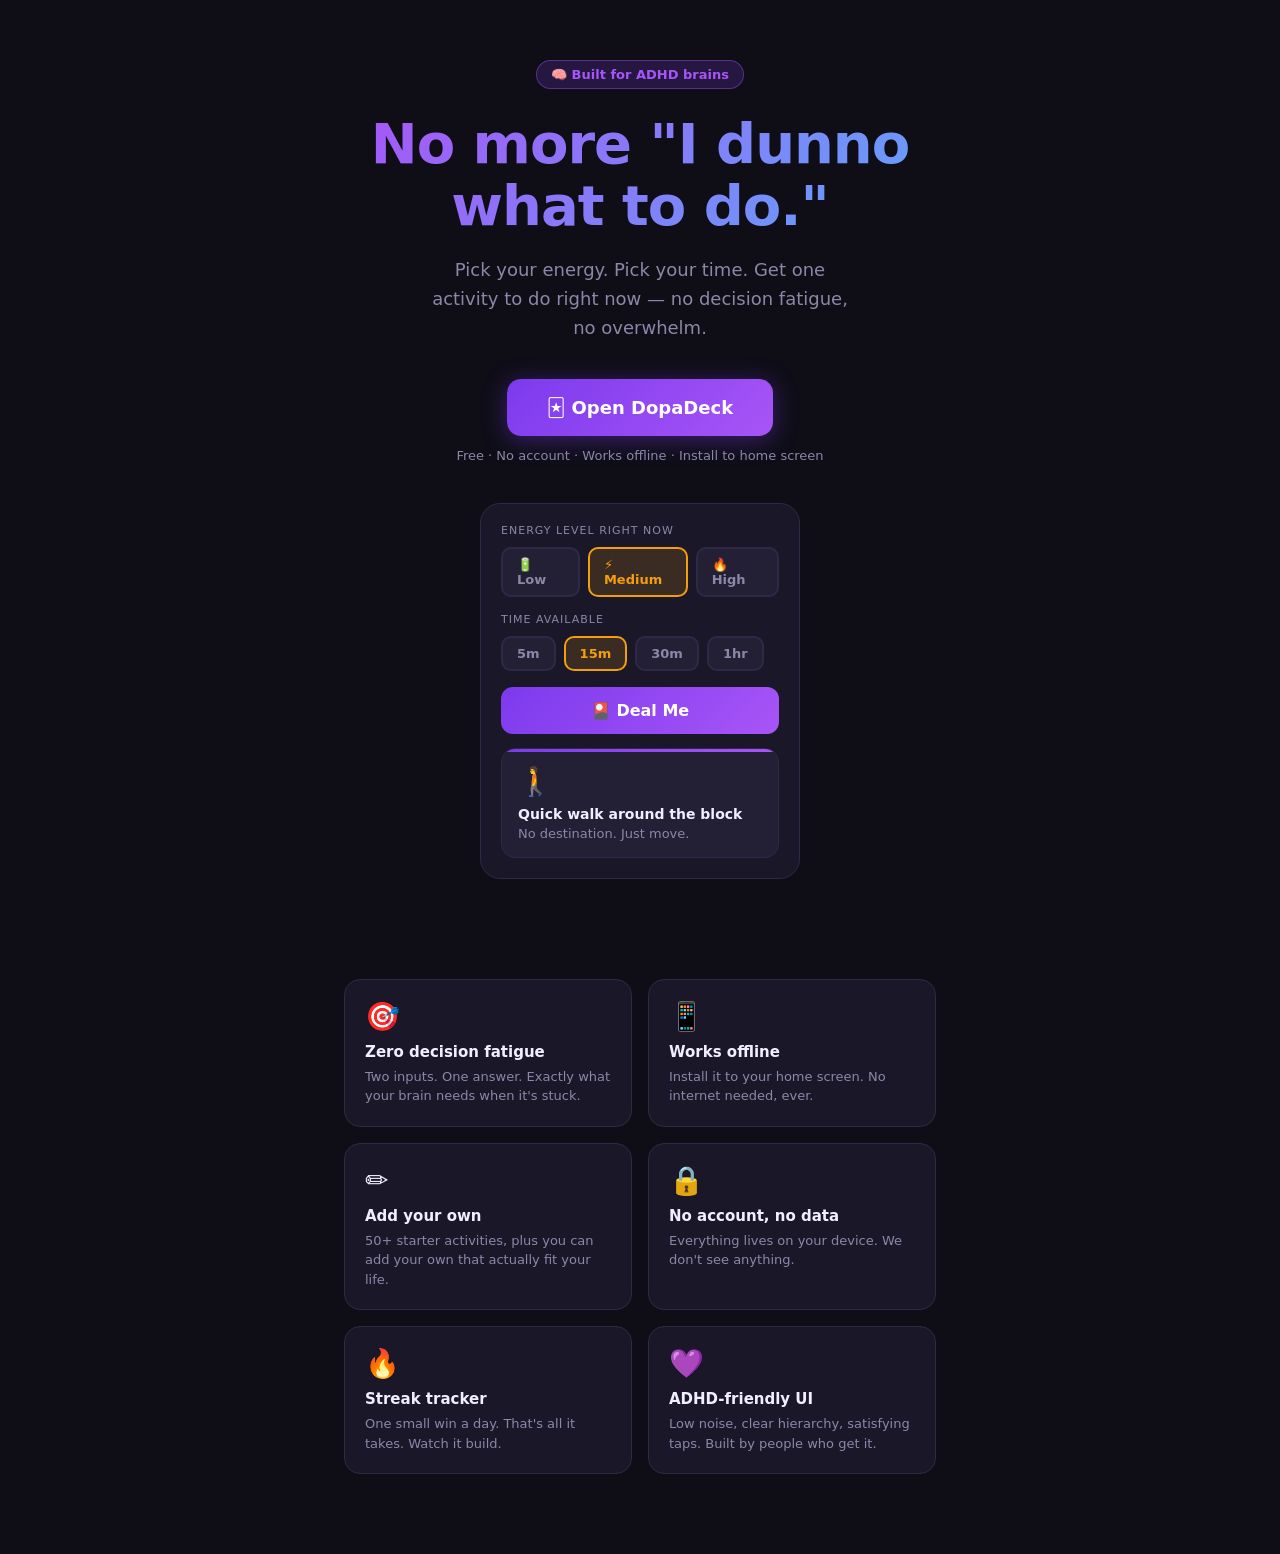
<file: landing.html>
<!DOCTYPE html>
<html lang="en">
<head>
  <meta charset="UTF-8">
  <meta name="viewport" content="width=device-width, initial-scale=1.0">
  <meta name="theme-color" content="#7c3aed">
  <title>DopaDeck — Your ADHD Activity Menu</title>
  <meta name="description" content="No more staring at the ceiling. Pick your energy, pick your time, get one thing to do. Free, offline, no account.">
  <style>
    * { box-sizing: border-box; margin: 0; padding: 0; }
    body {
      font-family: -apple-system, BlinkMacSystemFont, "Segoe UI", system-ui, sans-serif;
      background: #0f0e17;
      color: #f0eeff;
      min-height: 100vh;
      -webkit-font-smoothing: antialiased;
    }
    .hero {
      max-width: 640px;
      margin: 0 auto;
      padding: 60px 24px 40px;
      text-align: center;
    }
    .badge {
      display: inline-block;
      background: rgba(124,58,237,.2);
      border: 1px solid rgba(168,85,247,.4);
      color: #a855f7;
      border-radius: 20px;
      padding: 6px 14px;
      font-size: 13px;
      font-weight: 600;
      margin-bottom: 24px;
    }
    h1 {
      font-size: clamp(36px, 8vw, 56px);
      font-weight: 900;
      line-height: 1.1;
      letter-spacing: -1px;
      background: linear-gradient(135deg, #a855f7, #60a5fa);
      -webkit-background-clip: text;
      -webkit-text-fill-color: transparent;
      background-clip: text;
      margin-bottom: 20px;
    }
    .subtitle {
      font-size: 18px;
      color: #8b87a8;
      line-height: 1.6;
      max-width: 440px;
      margin: 0 auto 36px;
    }
    .cta {
      display: inline-block;
      background: linear-gradient(135deg, #7c3aed, #a855f7);
      color: white;
      font-size: 18px;
      font-weight: 800;
      padding: 18px 40px;
      border-radius: 14px;
      text-decoration: none;
      box-shadow: 0 4px 24px rgba(124,58,237,.4);
      transition: transform .15s, box-shadow .15s;
    }
    .cta:hover { transform: translateY(-2px); box-shadow: 0 8px 32px rgba(124,58,237,.5); }
    .cta-note { font-size: 13px; color: #8b87a8; margin-top: 12px; }
    .features {
      max-width: 640px;
      margin: 60px auto 0;
      padding: 0 24px 80px;
      display: grid;
      grid-template-columns: repeat(auto-fill, minmax(240px, 1fr));
      gap: 16px;
    }
    .feature {
      background: #1a1828;
      border: 1px solid #2d2946;
      border-radius: 16px;
      padding: 20px;
    }
    .feature-icon { font-size: 28px; margin-bottom: 10px; }
    .feature-title { font-size: 15px; font-weight: 700; margin-bottom: 6px; }
    .feature-desc { font-size: 13px; color: #8b87a8; line-height: 1.5; }
    .mock {
      max-width: 320px;
      margin: 40px auto 0;
      background: #1a1828;
      border: 1px solid #2d2946;
      border-radius: 20px;
      padding: 20px;
      text-align: left;
    }
    .mock-label { font-size: 11px; text-transform: uppercase; letter-spacing: 1px; color: #8b87a8; margin-bottom: 10px; }
    .mock-chips { display: flex; gap: 8px; margin-bottom: 16px; }
    .chip {
      padding: 8px 14px;
      border-radius: 10px;
      font-size: 13px;
      font-weight: 600;
    }
    .chip-sel { background: rgba(245,158,11,.15); color: #f59e0b; border: 2px solid #f59e0b; }
    .chip-un  { background: #231f35; color: #8b87a8; border: 2px solid #2d2946; }
    .mock-btn {
      width: 100%;
      padding: 14px;
      border-radius: 12px;
      background: linear-gradient(135deg, #7c3aed, #a855f7);
      color: white;
      font-size: 16px;
      font-weight: 800;
      text-align: center;
      margin-bottom: 14px;
    }
    .mock-card {
      background: #231f35;
      border: 1px solid #2d2946;
      border-radius: 14px;
      padding: 16px;
      font-size: 14px;
      position: relative;
      overflow: hidden;
    }
    .mock-card::before {
      content: '';
      position: absolute;
      top: 0; left: 0; right: 0;
      height: 3px;
      background: linear-gradient(90deg, #7c3aed, #a855f7);
    }
  </style>
</head>
<body>
  <div class="hero">
    <div class="badge">🧠 Built for ADHD brains</div>
    <h1>No more "I dunno what to do."</h1>
    <p class="subtitle">Pick your energy. Pick your time. Get one activity to do right now — no decision fatigue, no overwhelm.</p>
    <a href="index.html" class="cta">🃏 Open DopaDeck</a>
    <p class="cta-note">Free · No account · Works offline · Install to home screen</p>

    <div class="mock">
      <div class="mock-label">Energy level right now</div>
      <div class="mock-chips">
        <div class="chip chip-un">🔋 Low</div>
        <div class="chip chip-sel">⚡ Medium</div>
        <div class="chip chip-un">🔥 High</div>
      </div>
      <div class="mock-label">Time available</div>
      <div class="mock-chips">
        <div class="chip chip-un">5m</div>
        <div class="chip chip-sel">15m</div>
        <div class="chip chip-un">30m</div>
        <div class="chip chip-un">1hr</div>
      </div>
      <div class="mock-btn">🎴 Deal Me</div>
      <div class="mock-card">
        <div style="font-size:28px;margin-bottom:8px">🚶</div>
        <div style="font-weight:700;margin-bottom:4px">Quick walk around the block</div>
        <div style="color:#8b87a8;font-size:13px">No destination. Just move.</div>
      </div>
    </div>
  </div>

  <div class="features">
    <div class="feature">
      <div class="feature-icon">🎯</div>
      <div class="feature-title">Zero decision fatigue</div>
      <div class="feature-desc">Two inputs. One answer. Exactly what your brain needs when it's stuck.</div>
    </div>
    <div class="feature">
      <div class="feature-icon">📱</div>
      <div class="feature-title">Works offline</div>
      <div class="feature-desc">Install it to your home screen. No internet needed, ever.</div>
    </div>
    <div class="feature">
      <div class="feature-icon">✏️</div>
      <div class="feature-title">Add your own</div>
      <div class="feature-desc">50+ starter activities, plus you can add your own that actually fit your life.</div>
    </div>
    <div class="feature">
      <div class="feature-icon">🔒</div>
      <div class="feature-title">No account, no data</div>
      <div class="feature-desc">Everything lives on your device. We don't see anything.</div>
    </div>
    <div class="feature">
      <div class="feature-icon">🔥</div>
      <div class="feature-title">Streak tracker</div>
      <div class="feature-desc">One small win a day. That's all it takes. Watch it build.</div>
    </div>
    <div class="feature">
      <div class="feature-icon">💜</div>
      <div class="feature-title">ADHD-friendly UI</div>
      <div class="feature-desc">Low noise, clear hierarchy, satisfying taps. Built by people who get it.</div>
    </div>
  </div>
</body>
</html>
</file>
